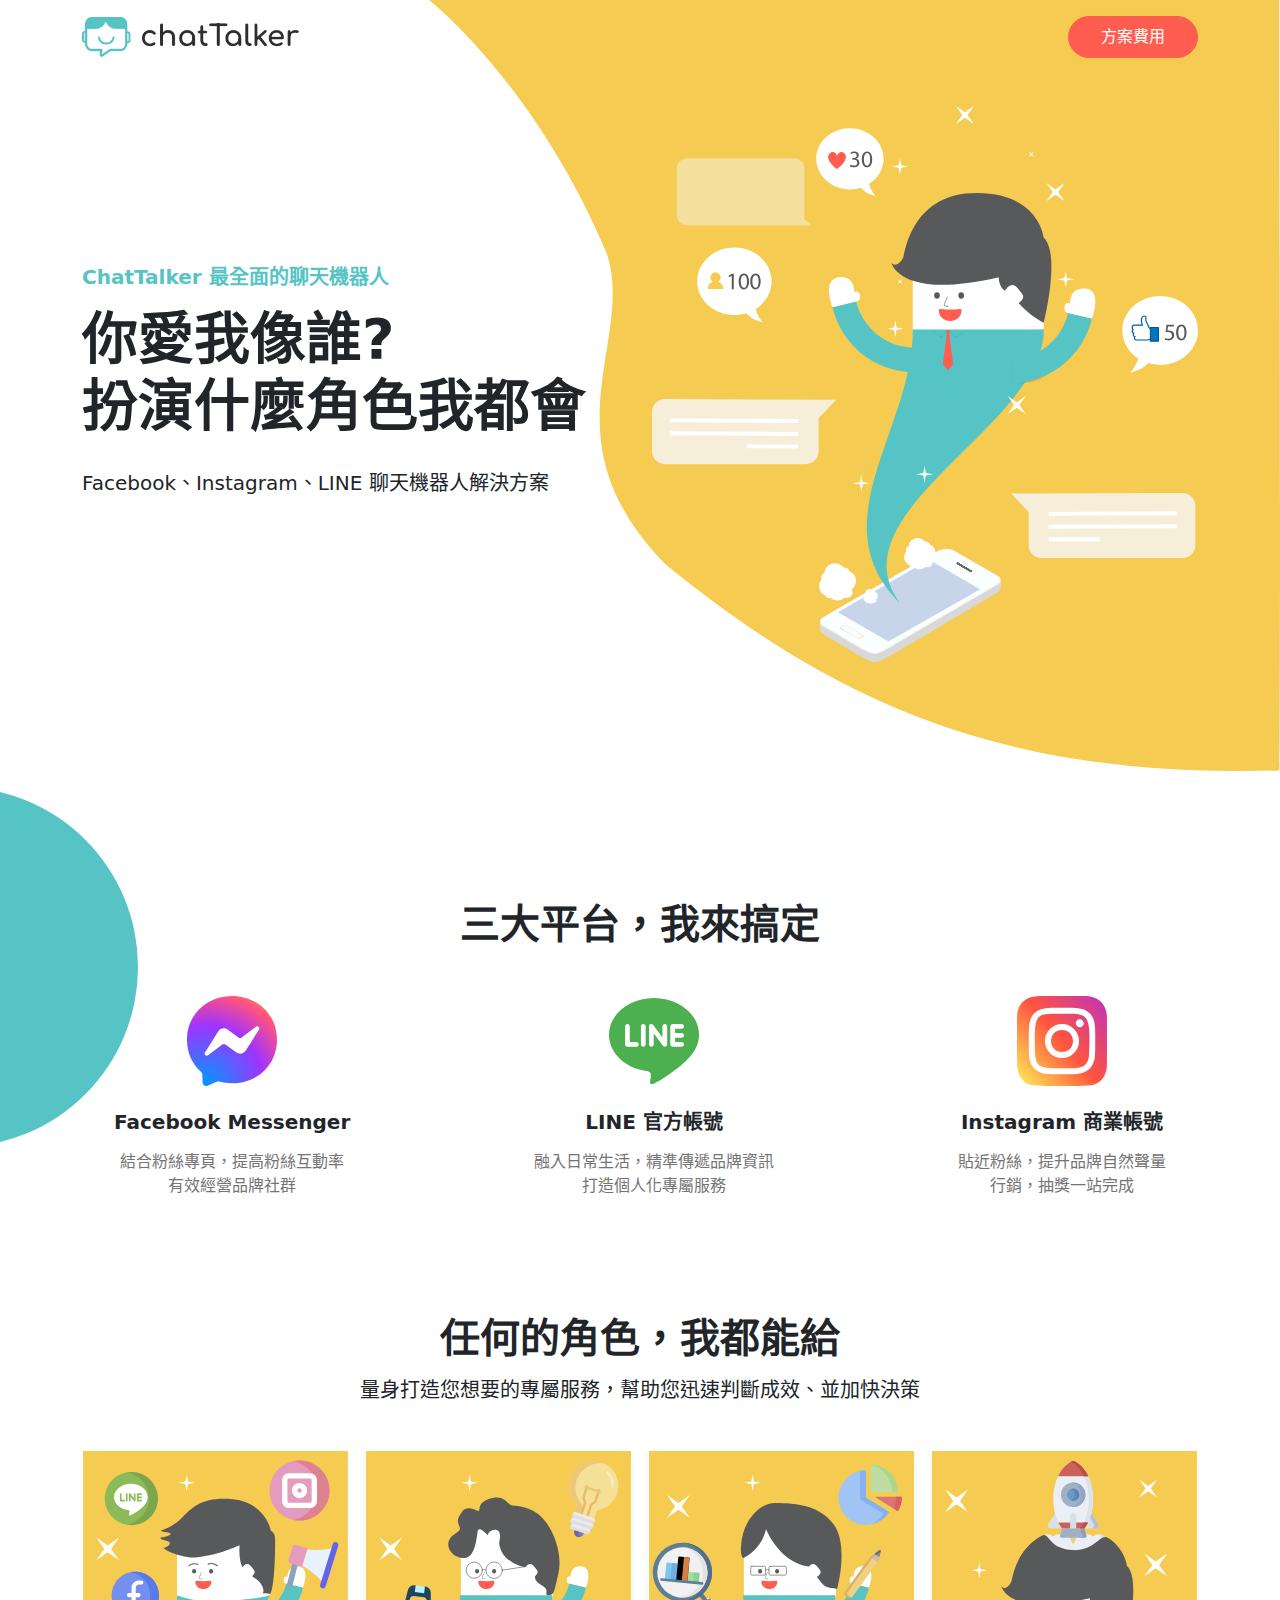
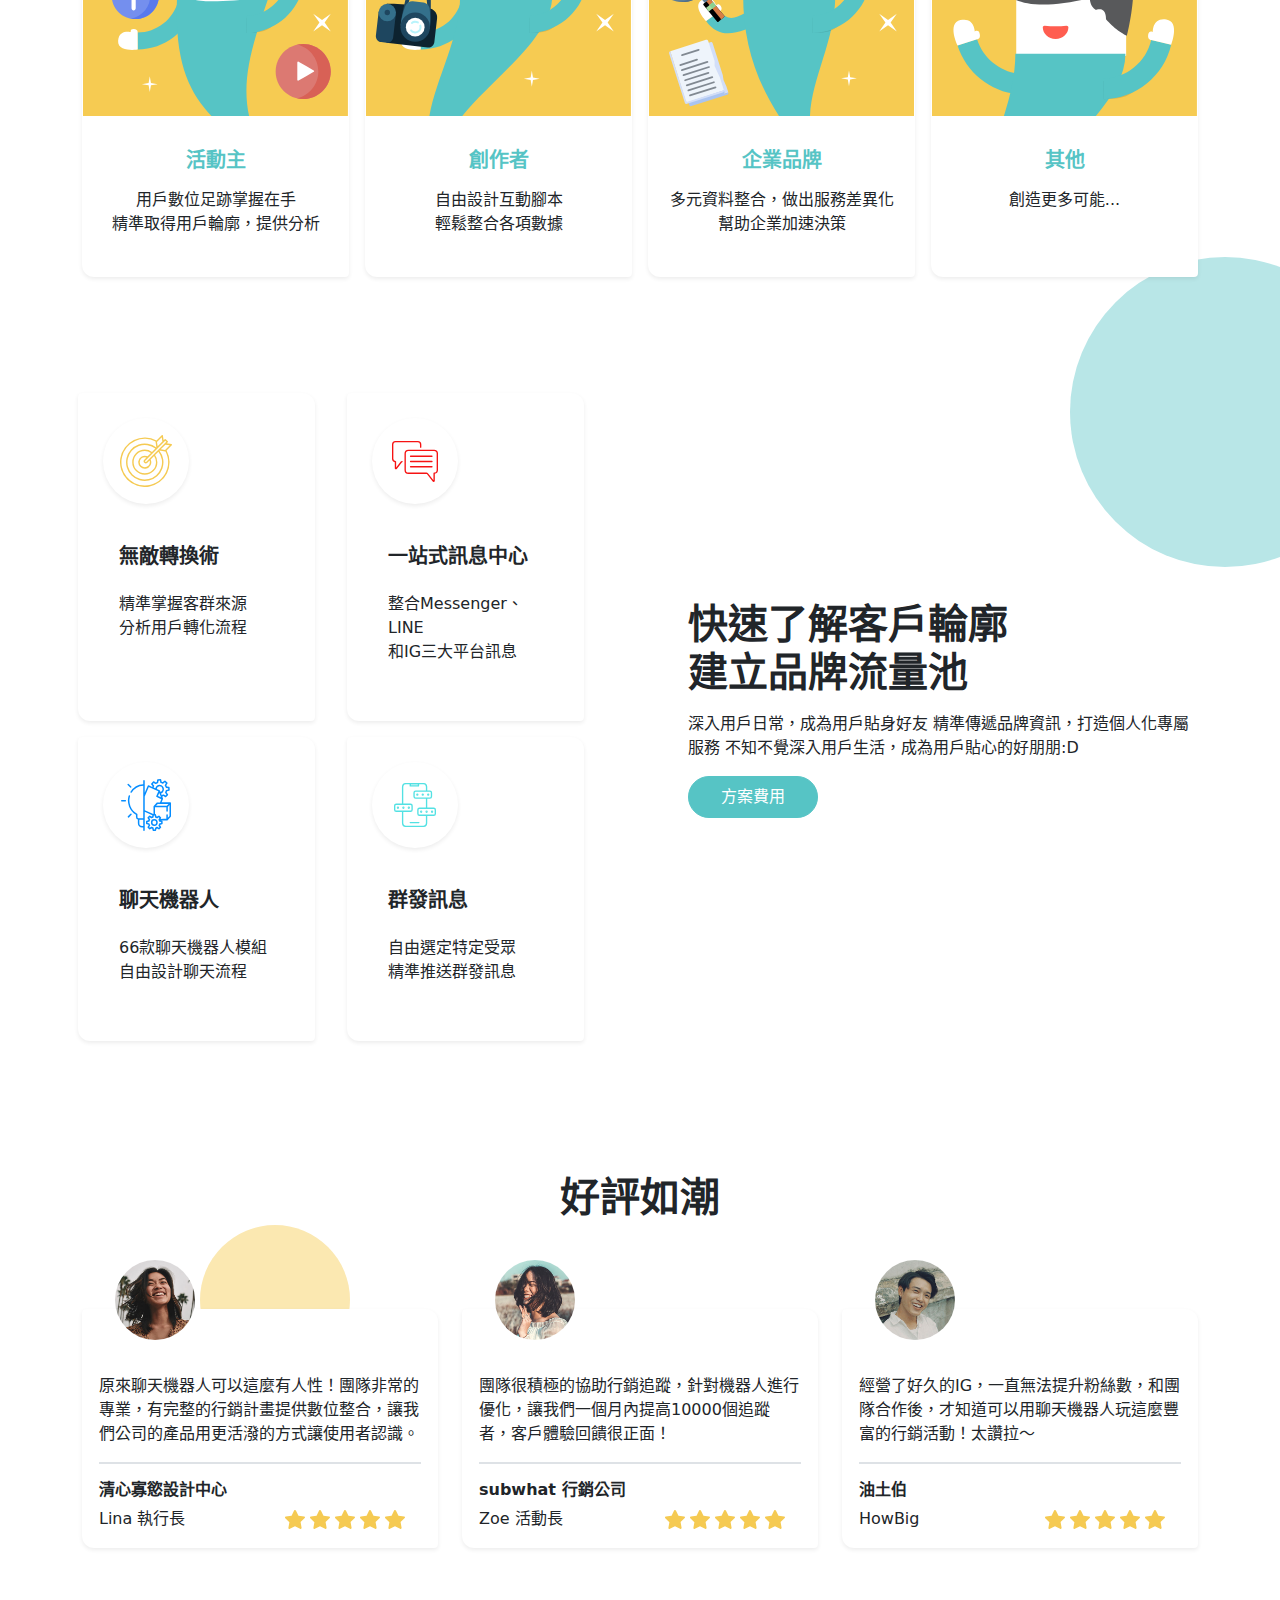
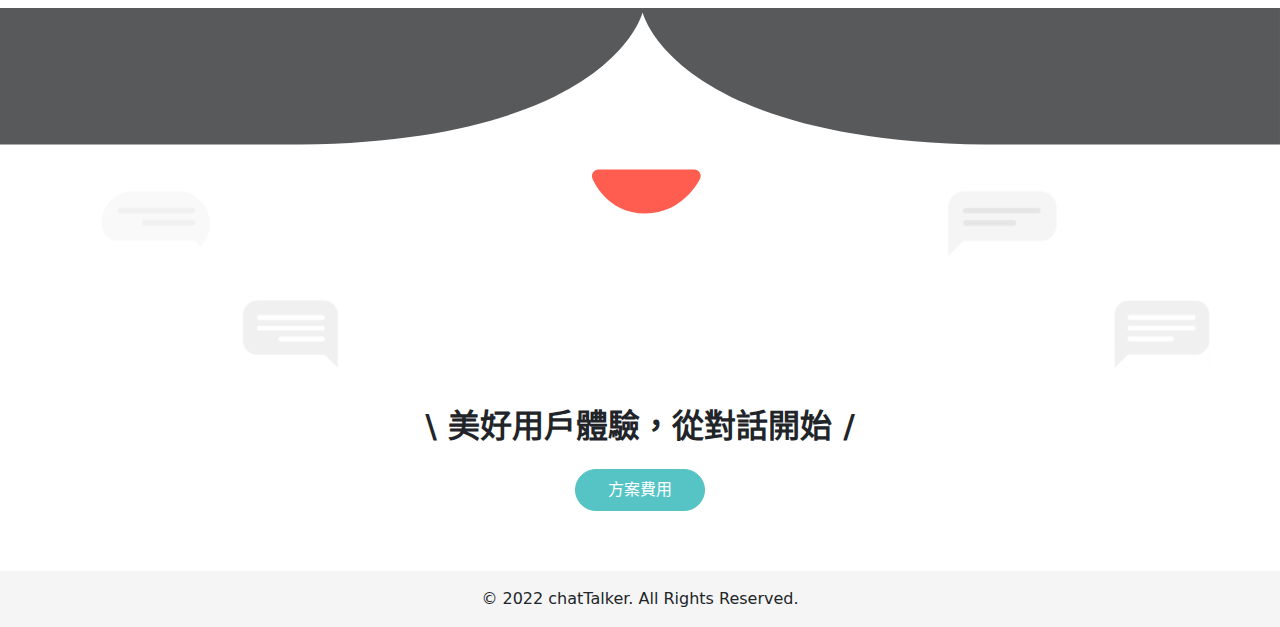
<file: index.html>
<!DOCTYPE html>
<html lang="zh-TW">

<head>
    <meta charset="UTF-8">
    <meta http-equiv="X-UA-Compatible" content="IE=edge">
    <meta name="viewport" content="width=device-width, initial-scale=1.0">
    <meta name="description" content="chatTalker AI 機器人">
    <meta name="keywords" content="聊天,聊天機器人,chat,chatTalker" />
    <meta name="author" content="How">

    <meta property="og:title" content="chatTalker AI 機器人" />
    <meta property="og:description" content="chatTalker AI 機器人">
    <title>chatTalker AI 機器人</title>
    <link href="images/shortcut logo.png" rel="shortcut icon" />
    <link href="https://cdn.jsdelivr.net/npm/bootstrap@5.1.1/dist/css/bootstrap.min.css" rel="stylesheet"
        integrity="sha384-F3w7mX95PdgyTmZZMECAngseQB83DfGTowi0iMjiWaeVhAn4FJkqJByhZMI3AhiU" crossorigin="anonymous">
    <link rel="preconnect" href="https://fonts.googleapis.com">
    <link rel="preconnect" href="https://fonts.gstatic.com" crossorigin>
    <link
        href="https://fonts.googleapis.com/css2?family=Bebas+Neue&family=Comfortaa&family=Noto+Sans+TC:wght@400;700&family=Wendy+One&display=swap"
        rel="stylesheet">
    <link rel="stylesheet" href="scss/all.css">
</head>

<body class="my-0 mx-auto">
    <!-- button&ball -->
    <div class="position-relative">
        <button id="topBtn" class="btn btn-primary text-white text-center  font-wendy rounded-circle"
            onclick="topFunction()">TOP</button>
        <div class="ball01_bg position-absolute"></div>
        <div class="ball02_bg position-absolute"></div>
        <div class="ball03_bg position-absolute"></div>

        <!-- background-main -->
        <div class="index_bg">
            <!-- header -->
            <header class="vh-100">
                <nav class="navbar py-2 mb-lg-4">
                    <div class="container d-flex justify-content-between align-items-center">
                        <a href="index.html"><img src="images/logo.png" alt="mainlogo" class="logo"></a>
                        <a href="price.html" target="_blank"
                            class="btn btn-warning rounded-pill text-white px-4 py-1">方案費用</a>
                    </div>
                </nav>
                <div class="d-sm-none border-bottom border-secondary border-3 mb-4"></div>
                <div class="container">
                    <div class="row">
                        <div class="col-lg-6 d-flex flex-column justify-content-center">
                            <h1 class="text-primary fs-5 fw-bold mb-2">ChatTalker 最全面的聊天機器人</h1>
                            <p class="display-4 fw-bold mb-4">你愛我像誰?<br>扮演什麼角色我都會</p>
                            <h2 class="fs-5">Facebook、Instagram、LINE 聊天機器人解決方案</h2>
                        </div>
                        <div class="col-lg-6"><img src="images/home.svg" alt="表頭背景人" class="img-fluid d-block"></div>
                    </div>
                </div>
            </header>
            <main>
                <!-- social media -->
                <div class="mb_xxl">
                    <div class="container">
                        <h3 class="text-center fw-bold mb-4 mb-lg-5 fs-1">三大平台，我來搞定</h3>
                        <ul class="list-unstyled d-md-flex justify-content-between px-lg-4">
                            <li class="text-center">
                                <img src="images/messenger.svg" alt="facebook" class="mb-lg-3 mb-2 icon">
                                <h4 class="fs-5 fw-bold mb-2">Facebook Messenger</h4>
                                <p class="text-light">結合粉絲專頁，提高粉絲互動率<br>有效經營品牌社群</p>
                            </li>
                            <li class="text-center">
                                <img src="images/line.svg" alt="LINE" class="mb-lg-3 mb-2 icon">
                                <h4 class="fs-5 fw-bold mb-2">LINE 官方帳號</h4>
                                <p class="text-light">融入日常生活，精準傳遞品牌資訊<br>打造個人化專屬服務</p>
                            </li>
                            <li class="text-center">
                                <img src="images/instagram.svg" alt="instagram" class="mb-lg-3 mb-2 icon">
                                <h4 class="fs-5 fw-bold mb-2">Instagram 商業帳號</h4>
                                <p class="text-light">貼近粉絲，提升品牌自然聲量<br>行銷，抽獎一站完成</p>
                            </li>
                        </ul>
                    </div>
                </div>
                <!-- character can be -->
                <div class="mb_lg">
                    <div class="container">
                        <h3 class="text-center fw-bold fs-1 mb-2">任何的角色，我都能給</h3>
                        <p class="text-center mb-lg-5 mb-4 h5">量身打造您想要的專屬服務，幫助您迅速判斷成效、並加快決策</p>
                        <ul class="row list-unstyled row-cols-lg-4 row-cols-md-2 row-cols-1 card-group px-5 g-2 p-lg-0">
                            <li class="col">
                                <div class="card h-100 shadow-sm">
                                    <img src="images/ch01.svg" alt="main-character" class="card-img-top">
                                    <div class="card-body text-center">
                                        <h5 class="text-primary card-title fw-bold my-2">活動主</h5>
                                        <p class="card-text mb-3">用戶數位足跡掌握在手<br>精準取得用戶輪廓，提供分析</p>
                                    </div>
                                </div>
                            </li>
                            <li class="col">
                                <div class="card h-100 shadow-sm">
                                    <img src="images/ch02.svg" alt="creator" class="card-img-top">
                                    <div class="card-body text-center">
                                        <h5 class="text-primary card-title fw-bold my-2">創作者</h5>
                                        <p class="card-text mb-3">自由設計互動腳本<br>輕鬆整合各項數據</p>
                                    </div>
                                </div>
                            </li>
                            <li class="col">
                                <div class="card h-100 shadow-sm">
                                    <img src="images/ch03.svg" alt="brand" class="card-img-top">
                                    <div class="card-body text-center">
                                        <h5 class="text-primary card-title fw-bold my-2">企業品牌</h5>
                                        <p class="card-text mb-3">多元資料整合，做出服務差異化<br>幫助企業加速決策</p>
                                    </div>
                                </div>
                            </li>
                            <li class="col">
                                <div class="card h-100 shadow-sm">
                                    <img src="images/ch04.svg" alt="others" class="card-img-top">
                                    <div class="card-body text-center">
                                        <h5 class="text-primary card-title fw-bold my-2">其他</h5>
                                        <p class="card-text mb-3">創造更多可能...</p>
                                    </div>
                                </div>
                            </li>
                        </ul>
                    </div>
                </div>
                <!-- Profiling -->
                <div class="container mb_lg">
                    <div class="row flex-lg-row-reverse">
                        <div
                            class="col-lg-6 d-flex justify-content-center align-items-center text-lg-start text-center ps-lg-5 mb-4">
                            <div>
                                <h3 class="fw-bold fs-1 mb-2">快速了解客戶輪廓<br>建立品牌流量池</h3>
                                <p class="mb-2">深入用戶日常，成為用戶貼身好友 精準傳遞品牌資訊，打造個人化專屬服務 不知不覺深入用戶生活，成為用戶貼心的好朋朋:D</p>
                                <a href="price.html" class="btn btn-primary rounded-pill text-white py-1 px-4"
                                    target="_blank">方案費用</a>
                            </div>
                        </div>
                        <div class="col-lg-6 p-lg-1">
                            <ul class="list-unstyled row row-cols-1 row-cols-md-2 gx-4 gy-2 px-5 p-lg-5 ps-lg-0">
                                <li class="col">
                                    <div class="card h-100 p-3 shadow-sm">
                                        <div class="circle-icon shadow-sm rounded-circle d-flex justify-content-center
                                    align-items-center mb-3">
                                            <img src="images/icon01.svg" alt="transform">
                                        </div>
                                        <div class="card-body">
                                            <h6 class="fs-5 fw-bold mb-3">無敵轉換術</h6>
                                            <p>精準掌握客群來源<br>分析用戶轉化流程</p>
                                        </div>
                                    </div>
                                </li>
                                <li class="col">
                                    <div class="card h-100 p-3 shadow-sm">
                                        <div class="circle-icon shadow-sm rounded-circle d-flex justify-content-center
                                align-items-center mb-3">
                                            <img src="images/icon03.svg" alt="message">
                                        </div>
                                        <div class="card-body">
                                            <h6 class="fs-5 fw-bold mb-3">一站式訊息中心</h6>
                                            <p>整合Messenger、LINE<br>和IG三大平台訊息
                                            </p>
                                        </div>
                                    </div>
                                </li>
                                <li class="col">
                                    <div class="card h-100 p-3 shadow-sm">
                                        <div class="circle-icon shadow-sm rounded-circle d-flex justify-content-center
                                align-items-center mb-3">
                                            <img src="images/icon02.svg" alt="chatbot">
                                        </div>
                                        <div class="card-body">
                                            <h6 class="fs-5 fw-bold mb-3">聊天機器人</h6>
                                            <p>66款聊天機器人模組<br>自由設計聊天流程</p>
                                        </div>
                                    </div>
                                </li>
                                <li class="col">
                                    <div class="card h-100 p-3 shadow-sm">
                                        <div class="circle-icon shadow-sm rounded-circle d-flex justify-content-center
                                align-items-center mb-3">
                                            <img src="images/icon04.svg" alt="group">
                                        </div>
                                        <div class="card-body">
                                            <h6 class="fs-5 fw-bold mb-3">群發訊息</h6>
                                            <p>自由選定特定受眾<br>精準推送群發訊息</p>
                                        </div>
                                    </div>
                                </li>
                            </ul>
                        </div>
                    </div>
                </div>
                <!-- reviews -->
                <div class="mb_lg">
                    <div class="container">
                        <h3 class="text-center fw-bold fs-1 mb_xl">好評如潮</h3>
                        <ul class="list-unstyled row row-cols-1 row-cols-lg-3">
                            <li class="col">
                                <div class="card shadow-sm">
                                    <div class="card-body">
                                        <p class="mt-5 position-relative">
                                            原來聊天機器人可以這麼有人性！團隊非常的專業，有完整的行銷計畫提供數位整合，讓我們公司的產品用更活潑的方式讓使用者認識。</p>
                                        <img src="images/user01.jpg" alt="user01" class="rounded-circle avatar">
                                        <div class="border-bottom border-2 my-2"></div>
                                        <h6 class="fw-bold">清心寡慾設計中心</h6>
                                        <div class="d-flex justify-content-between">
                                            <span>Lina 執行長</span>
                                            <div class="me-2">
                                                <img src="images/icon_star.svg" alt="star">
                                                <img src="images/icon_star.svg" alt="star">
                                                <img src="images/icon_star.svg" alt="star">
                                                <img src="images/icon_star.svg" alt="star">
                                                <img src="images/icon_star.svg" alt="star">
                                            </div>
                                        </div>
                                    </div>
                                </div>
                            </li>
                            <li class="col d-none d-lg-block">
                                <div class="card shadow-sm">
                                    <div class="card-body">
                                        <p class="mt-5 position-relative">
                                            團隊很積極的協助行銷追蹤，針對機器人進行優化，讓我們一個月內提高10000個追蹤者，客戶體驗回饋很正面！</p>
                                        <img src="images/user02.jpg" alt="user02" class="rounded-circle avatar">
                                        <div class="border-bottom border-2 my-2"></div>
                                        <h6 class="fw-bold">subwhat 行銷公司</h6>
                                        <div class="d-flex justify-content-between">
                                            <span>Zoe 活動長</span>
                                            <div class="me-2">
                                                <img src="images/icon_star.svg" alt="star">
                                                <img src="images/icon_star.svg" alt="star">
                                                <img src="images/icon_star.svg" alt="star">
                                                <img src="images/icon_star.svg" alt="star">
                                                <img src="images/icon_star.svg" alt="star">
                                            </div>
                                        </div>
                                    </div>
                                </div>
                            </li>
                            <li class="col d-none d-lg-block">
                                <div class="card shadow-sm">
                                    <div class="card-body">
                                        <p class="mt-5 position-relative">
                                            經營了好久的IG，一直無法提升粉絲數，和團隊合作後，才知道可以用聊天機器人玩這麼豐富的行銷活動！太讚拉～</p>
                                        <img src="images/user03.jpg" alt="user03" class="rounded-circle avatar">
                                        <div class="border-bottom border-2 my-2"></div>
                                        <h6 class="fw-bold">油土伯</h6>
                                        <div class="d-flex justify-content-between">
                                            <span>HowBig</span>
                                            <div class="me-2">
                                                <img src="images/icon_star.svg" alt="star">
                                                <img src="images/icon_star.svg" alt="star">
                                                <img src="images/icon_star.svg" alt="star">
                                                <img src="images/icon_star.svg" alt="star">
                                                <img src="images/icon_star.svg" alt="star">
                                            </div>
                                        </div>
                                    </div>
                                </div>
                            </li>
                        </ul>
                    </div>
                </div>
            </main>
        </div>
    </div>


    <!-- footer -->
    <div class="footer-banner d-flex flex-column justify-content-end align-items-center mb_lg">
        <p class="fw-bold h2 mb-3">\ 美好用戶體驗，從對話開始 /</p>
        <a href="price.html" class="btn btn-primary rounded-pill text-white py-1 px-4 d-block" target="_blank">方案費用</a>
    </div>

    <footer class="bg-info text-center py-2">© 2022 chatTalker. All Rights Reserved.</footer>

    </div>



    <script src="https://cdn.jsdelivr.net/npm/bootstrap@5.1.1/dist/js/bootstrap.bundle.min.js"
        integrity="sha384-/bQdsTh/da6pkI1MST/rWKFNjaCP5gBSY4sEBT38Q/9RBh9AH40zEOg7Hlq2THRZ"
        crossorigin="anonymous"></script>
    <script src="all.js"></script>
</body>

</html>
</file>
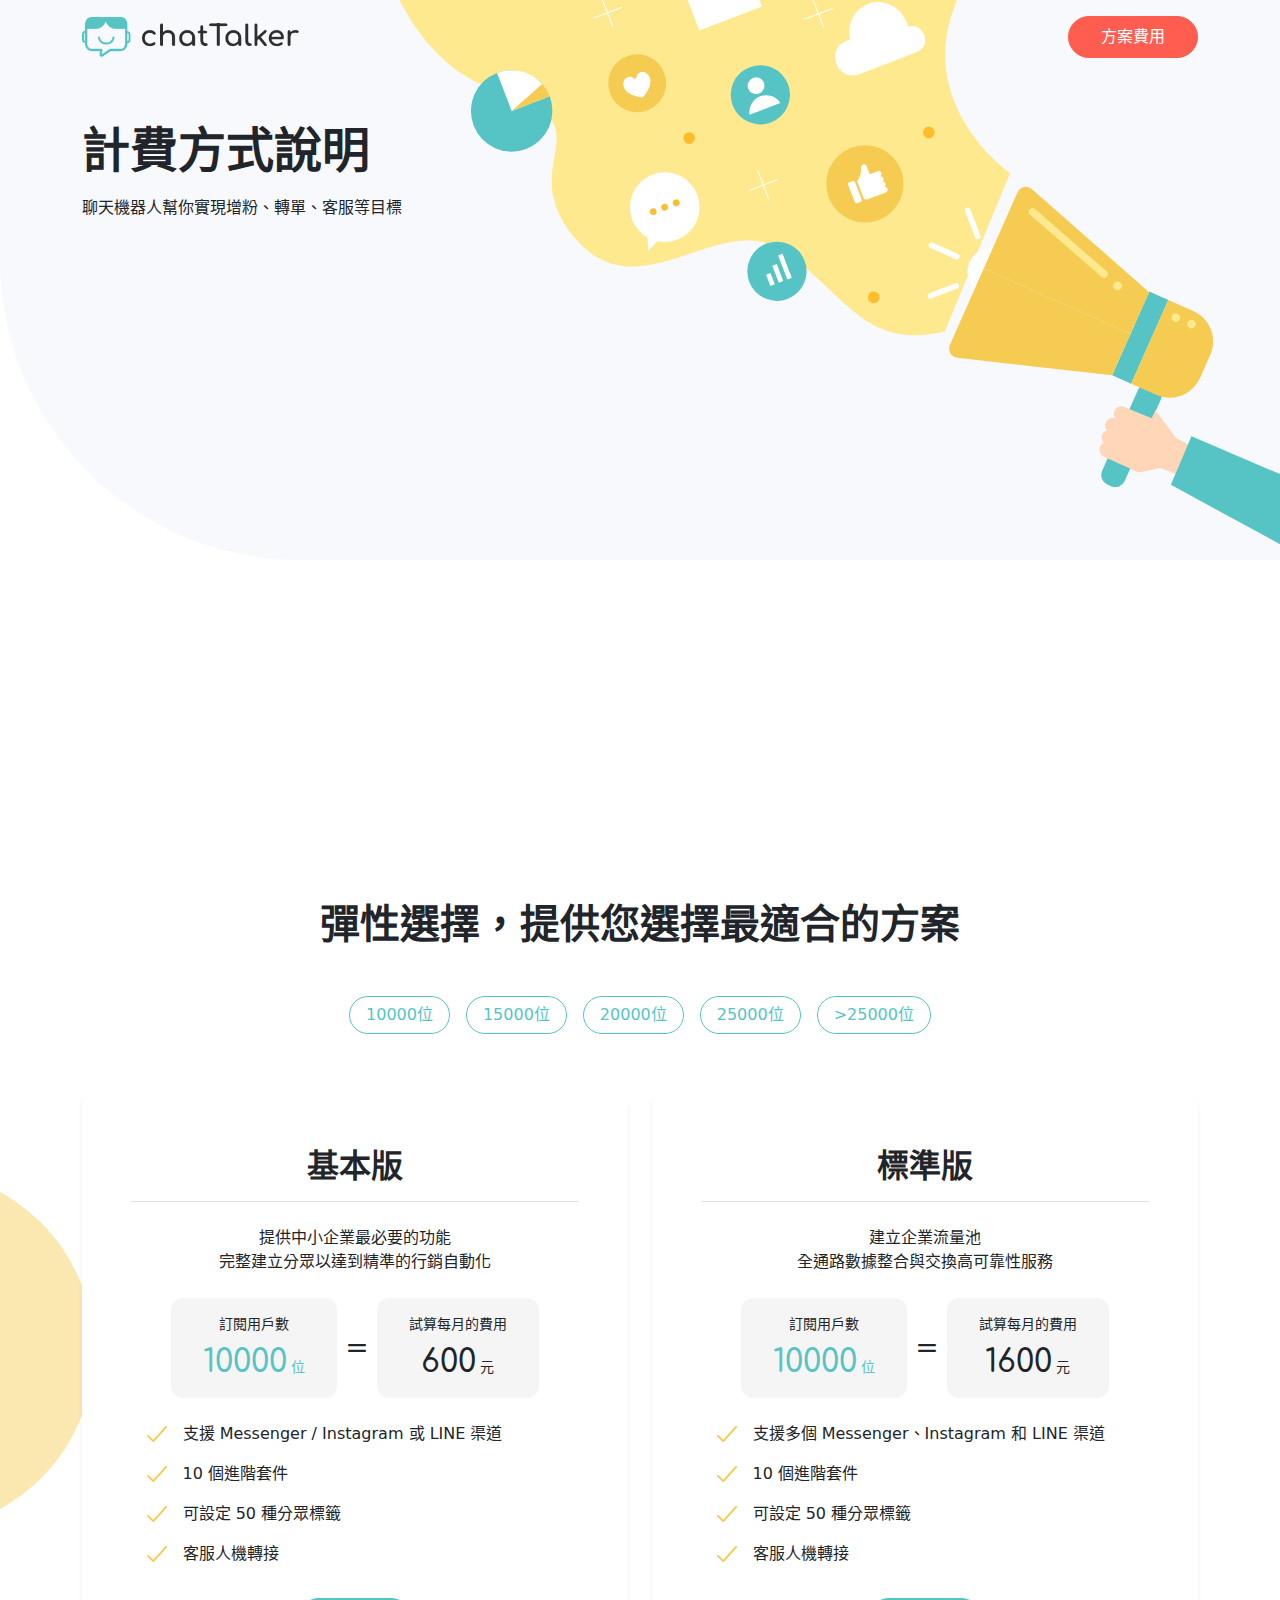
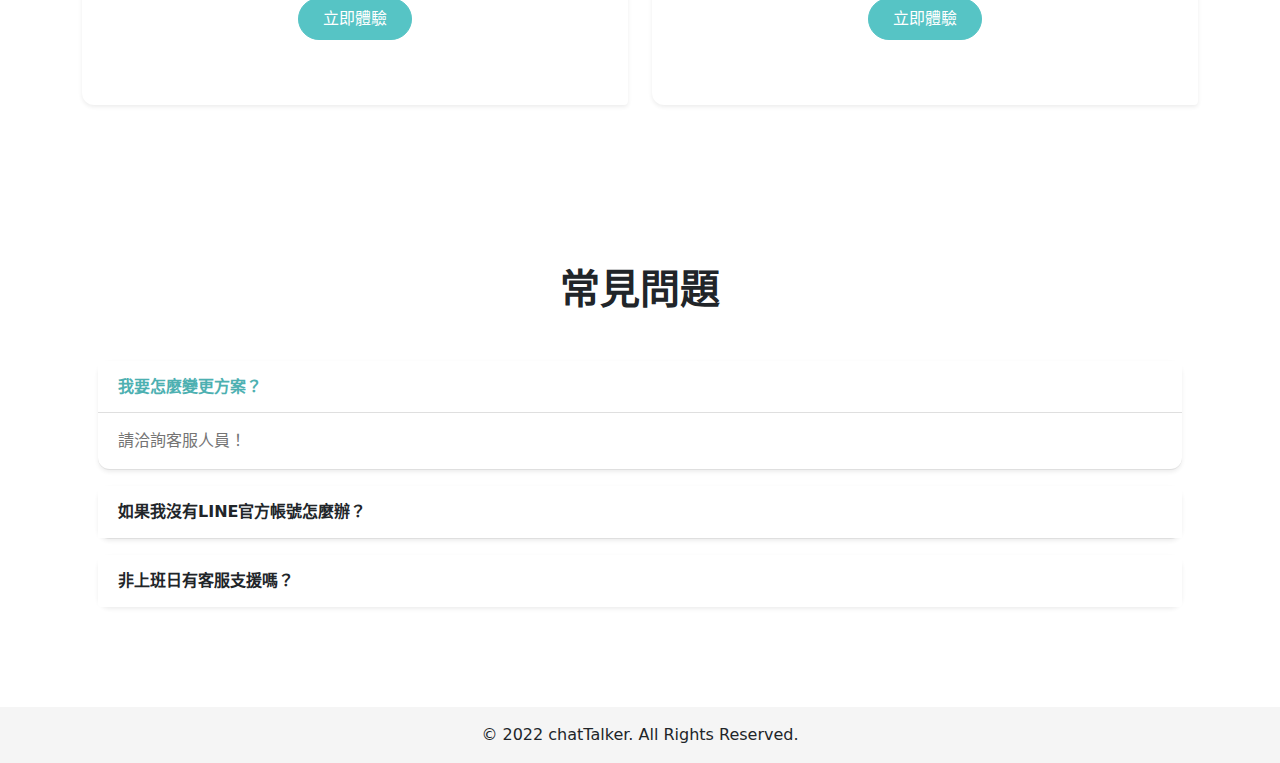
<file: price.html>
<!DOCTYPE html>
<html lang="zh-TW">

<head>
    <meta charset="UTF-8">
    <meta http-equiv="X-UA-Compatible" content="IE=edge">
    <meta name="viewport" content="width=device-width, initial-scale=1.0">
    <meta name="description" content="chatTalker AI 機器人">
    <meta name="keywords" content="聊天,聊天機器人,chat,chatTalker" />
    <meta name="author" content="How">

    <meta property="og:title" content="chatTalker AI 機器人" />
    <meta property="og:description" content="chatTalker AI 機器人">
    <title>chatTalker AI 機器人</title>
    <link href="images/shortcut logo.png" rel="shortcut icon" />
    <link href="https://cdn.jsdelivr.net/npm/bootstrap@5.1.1/dist/css/bootstrap.min.css" rel="stylesheet"
        integrity="sha384-F3w7mX95PdgyTmZZMECAngseQB83DfGTowi0iMjiWaeVhAn4FJkqJByhZMI3AhiU" crossorigin="anonymous">
    <link rel="preconnect" href="https://fonts.googleapis.com">
    <link rel="preconnect" href="https://fonts.gstatic.com" crossorigin>
    <link
        href="https://fonts.googleapis.com/css2?family=Bebas+Neue&family=Comfortaa&family=Noto+Sans+TC:wght@400;700&family=Wendy+One&display=swap"
        rel="stylesheet">
    <link rel="stylesheet" href="scss/all.css">
</head>

<body class="my-0 mx-auto">
    <!-- button&ball -->
    <div class="app position-relative">
        <button id="topBtn" class="btn btn-primary text-white text-center  font-wendy rounded-circle"
            onclick="topFunction()">TOP</button>
        <div class="ball04_bg position-absolute"></div>

        <!-- background-main -->
        <div class="price_bg">
            <!-- header -->
            <header class="vh-100">
                <nav class="navbar py-2 mb-lg-4">
                    <div class="container d-flex justify-content-between align-items-center">
                        <a href="index.html"><img src="images/logo.png" alt="mainlogo" class="logo"></a>
                        <a href="price.html" class="btn btn-warning rounded-pill text-white px-4 py-1">方案費用</a>
                    </div>
                </nav>
                <div class="d-sm-none border-bottom border-secondary border-3 mb-4"></div>
                <div class="container">
                    <h1 class="fw-bold mt-5 mb-2 display-5">計費方式說明</h1>
                    <p>聊天機器人幫你實現增粉、轉單、客服等目標</p>
                </div>
            </header>
            <main>
                <!-- selection -->
                <div class="container">
                    <h3 class="fw-bold text-center fs-1 mb-3 mb-lg-5">彈性選擇，提供您選擇最適合的方案</h3>
                    <ul class="list-unstyled d-flex justify-content-center flex-wrap mb-4 mb-lg-5 selBtn">
                        <li><a href="#"
                                class="btn btn-outline-primary px-2 rounded-pill mx-1 mb-2 selBtn_item">10000位</a></li>
                        <li><a href="#"
                                class="btn btn-outline-primary px-2 rounded-pill mx-1 mb-2 selBtn_item">15000位</a></li>
                        <li><a href="#"
                                class="btn btn-outline-primary px-2 rounded-pill mx-1 mb-2 selBtn_item">20000位</a></li>
                        <li><a href="#"
                                class="btn btn-outline-primary px-2 rounded-pill mx-1 mb-2 selBtn_item">25000位</a></li>
                        <li><a href="#"
                                class="btn btn-outline-primary px-2 rounded-pill mx-1 mb-2 selBtn_item">>25000位</a></li>
                    </ul>
                </div>
                <!-- card -->
                <div class="container mb_lg mb_xxl">
                    <div class="row gy-3">
                        <div class="col-lg-6">
                            <div class="card shadow-sm text-center p-lg-5">
                                <h4 class="card-title fw-bold h2 border-bottom border-lnfo pb-2">基本版</h4>
                                <div class="card-body">
                                    <p class="card-text mb-3">提供中小企業最必要的功能<br>完整建立分眾以達到精準的行銷自動化</p>
                                    <div class="d-flex justify-content-center align-items-center mb-3">
                                        <div class="bg-info px-4 py-2 br_12">
                                            <small class="d-block mb-1">訂閱用戶數</small>
                                            <span class="h2 text-primary font-comfortaa me_xs">10000</span><small
                                                class="text-primary">位</small>
                                        </div>
                                        <span class="mx-1 fs-3">=</span>
                                        <div class="bg-info px-4 py-2 br_12">
                                            <small class="d-block mb-1">試算每月的費用</small>
                                            <span class="h2 font-comfortaa me_xs">600</span><small>元</small>
                                        </div>
                                    </div>
                                    <ul class="list-unstyled text-start">
                                        <li class="mb-2"><img src="images/icon_check.svg" alt="checkicon"
                                                class="me-2">支援 Messenger / Instagram 或 LINE 渠道</li>
                                        <li class="mb-2
                                        "><img src="images/icon_check.svg" alt="checkicon" class="me-2">10 個進階套件</li>
                                        <li class="mb-2
                                        "><img src="images/icon_check.svg" alt="checkicon" class="me-2">可設定 50 種分眾標籤
                                        </li>
                                        <li class="mb-4
                                        "><img src="images/icon_check.svg" alt="checkicon" class="me-2">客服人機轉接</li>
                                    </ul>
                                    <a href="#" class="btn btn-primary text-white rounded-pill px-3 py-1">立即體驗</a>
                                </div>
                            </div>
                        </div>
                        <div class="col-lg-6 mb_lg">
                            <div class="card p-lg-5 shadow-sm text-center">
                                <h4 class="card-title fw-bold h2 border-bottom border-lnfo pb-2">標準版</h4>
                                <div class="card-body">
                                    <p class="card-text mb-3">建立企業流量池<br>全通路數據整合與交換高可靠性服務</p>
                                    <div class="d-flex justify-content-center align-items-center mb-3">
                                        <div class="bg-info px-4 py-2 br_12">
                                            <small class="d-block mb-1">訂閱用戶數</small>
                                            <span class="h2 text-primary font-comfortaa me_xs">10000</span><small
                                                class="text-primary">位</small>
                                        </div>
                                        <span class="mx-1 fs-3">=</span>
                                        <div class="bg-info px-4 py-2 br_12">
                                            <small class="d-block mb-1">試算每月的費用</small>
                                            <span class="h2 font-comfortaa me_xs">1600</span><small>元</small>
                                        </div>
                                    </div>
                                    <ul class="list-unstyled text-start">
                                        <li class="mb-2"><img src="images/icon_check.svg" alt="checkicon"
                                                class="me-2">支援多個 Messenger、Instagram 和 LINE 渠道</li>
                                        <li class="mb-2
                                        "><img src="images/icon_check.svg" alt="checkicon" class="me-2">10 個進階套件</li>
                                        <li class="mb-2
                                        "><img src="images/icon_check.svg" alt="checkicon" class="me-2">可設定 50 種分眾標籤
                                        </li>
                                        <li class="mb-4
                                        "><img src="images/icon_check.svg" alt="checkicon" class="me-2">客服人機轉接</li>
                                    </ul>
                                    <a href="#" class="btn btn-primary text-white rounded-pill px-3 py-1">立即體驗</a>
                                </div>
                            </div>
                        </div>
                    </div>
                </div>
                <!-- question -->
                <div class="container mb_lg mb_xxl">
                    <h3 class="fw-bold text-center fs-1 mb-4 mb-lg-5">常見問題</h3>
                    <div class="accordion accordion-flush px-2" id="accordionFAQ">
                        <div class="accordion-item mb-2 shadow-sm br_12">
                          <h2 class="accordion-header" id="headingOne">
                            <button class="accordion-button fw-bold" type="button" data-bs-toggle="collapse" data-bs-target="#collapseOne" aria-expanded="true" aria-controls="collapseOne">
                                我要怎麼變更方案？
                            </button>
                          </h2>
                          <div id="collapseOne" class="accordion-collapse collapse show" aria-labelledby="headingOne" data-bs-parent="#accordionFAQ">
                            <div class="accordion-body text-light">
                              <span>請洽詢客服人員！</span>
                            </div>
                          </div>
                        </div>
                        <div class="accordion-item mb-2 shadow-sm br_12">
                          <h2 class="accordion-header" id="headingTwo">
                            <button class="accordion-button fw-bold collapsed" type="button" data-bs-toggle="collapse" data-bs-target="#collapseTwo" aria-expanded="false" aria-controls="collapseTwo">
                                如果我沒有LINE官方帳號怎麼辦？
                            </button>
                          </h2>
                          <div id="collapseTwo" class="accordion-collapse collapse" aria-labelledby="headingTwo" data-bs-parent="#accordionFAQ">
                            <div class="accordion-body text-light">
                              <span>請前往LINE的官方網站申請。</span>
                            </div>
                          </div>
                        </div>
                        <div class="accordion-item shadow-sm br_12">
                          <h2 class="accordion-header" id="headingThree">
                            <button class="accordion-button fw-bold collapsed" type="button" data-bs-toggle="collapse" data-bs-target="#collapseThree" aria-expanded="false" aria-controls="collapseThree">
                                非上班日有客服支援嗎？
                            </button>
                          </h2>
                          <div id="collapseThree" class="accordion-collapse collapse" aria-labelledby="headingThree" data-bs-parent="#accordionFAQ">
                            <div class="accordion-body text-light">
                              <span>當然哦！我們錢都收了，不會拋棄你的！ 請您直接來我們公司，我們假日也都在辦公室。</span>
                            </div>
                          </div>
                        </div>
                      </div>
                </div>
            </main>
        </div>
    </div>


    <!-- footer -->
    <footer class="bg-info text-center py-2">© 2022 chatTalker. All Rights Reserved.</footer>

    </div>



    <script src="https://cdn.jsdelivr.net/npm/bootstrap@5.1.1/dist/js/bootstrap.bundle.min.js"
        integrity="sha384-/bQdsTh/da6pkI1MST/rWKFNjaCP5gBSY4sEBT38Q/9RBh9AH40zEOg7Hlq2THRZ"
        crossorigin="anonymous"></script>
    <script src="all.js"></script>
</body>

</html>
</file>
